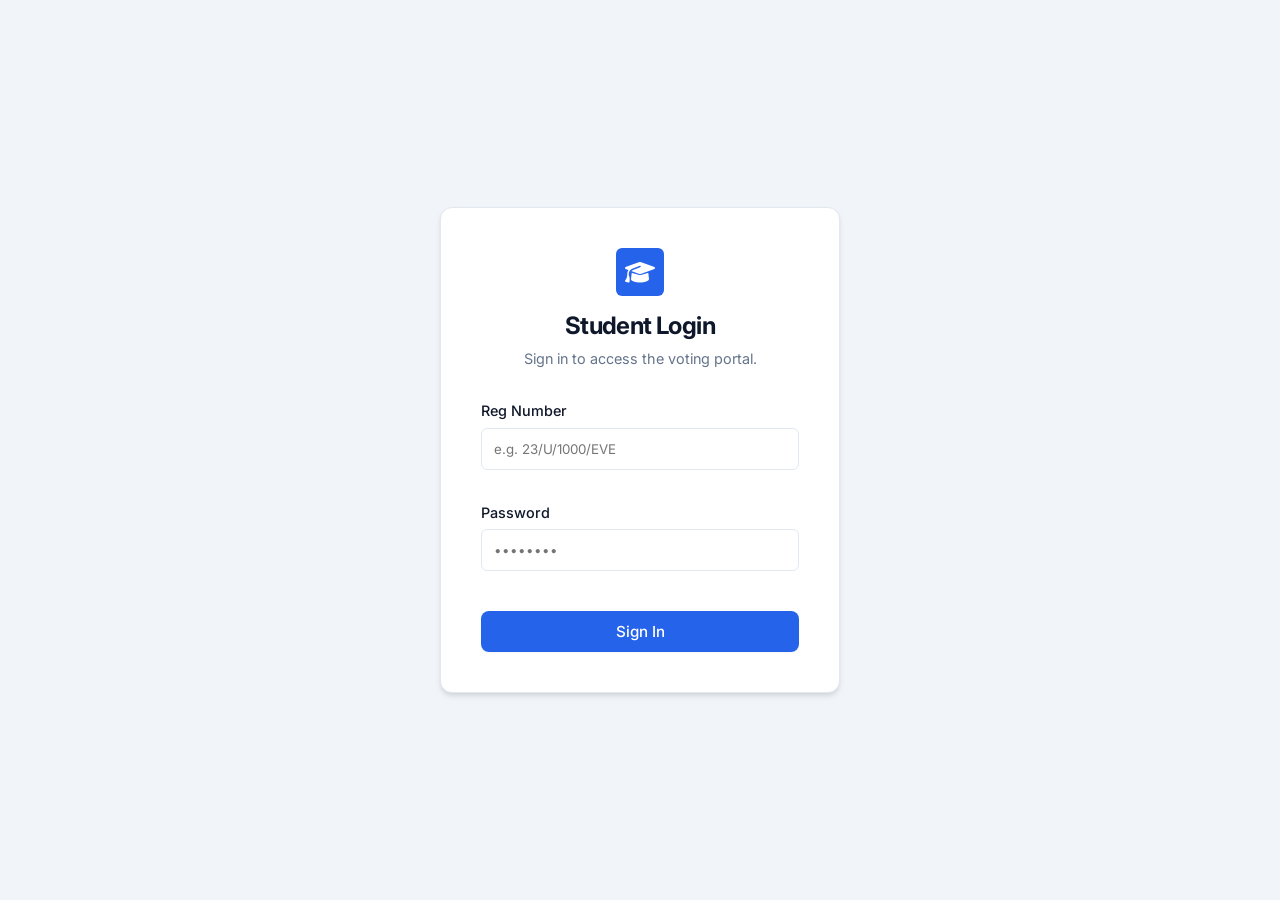
<file: dashboard.html>
<!DOCTYPE html>
<html lang="en">
<!-- comment -->
<head>
    <meta charset="UTF-8">
    <meta name="viewport" content="width=device-width, initial-scale=1.0">
    <title>My History - Kabaale University</title>
    <link rel="stylesheet" href="css/style.css">
    <link rel="stylesheet" href="https://cdnjs.cloudflare.com/ajax/libs/font-awesome/6.4.0/css/all.min.css">
</head>

<body>
    <nav class="navbar">
        <div class="app-container">
            <div class="logo-container">
                <a href="index.html" style="display:flex; align-items:center; gap:12px;">
                    <div class="logo-icon"><i class="fa-solid fa-graduation-cap"></i></div>
                    <div class="logo-text">
                        <h1>Kabaale University</h1>
                    </div>
                </a>
            </div>
            <div style="display:flex; gap:12px;">
                <a href="index.html" class="btn btn-outline" style="font-size:0.9rem;">Home</a>
                <a href="profile.html" class="btn btn-outline" style="font-size:0.9rem;">Profile</a>
                <button onclick="logout()" class="btn btn-outline"
                    style="font-size:0.9rem; color:#EF4444; border-color:#EF4444;">Sign Out</button>
            </div>
        </div>
    </nav>

    <div class="app-container" style="padding-top:40px; padding-bottom: 60px;">
        <div style="display:flex; justify-content:space-between; align-items:center; margin-bottom:30px;">
            <div>
                <a href="index.html" style="color:var(--text-muted); font-size:0.9rem;"><i
                        class="fa-solid fa-arrow-left"></i> Back home</a>
                <h2 style="margin-top:8px;">My Voting History</h2>
            </div>
            <div style="text-align:right;">
                <select id="position-filter" class="form-select">
                    <option value="all">All Positions</option>
                </select>
            </div>
        </div>

        <div id="history-container" class="candidates-grid"
            style="grid-template-columns: repeat(auto-fill, minmax(300px, 1fr));">
            <!-- JS -->
        </div>
    </div>

    <script src="js/db_config.js"></script>
    <script src="js/users_list.js"></script>
    <script src="js/mock_db.js"></script>
    <script>
        document.addEventListener('DOMContentLoaded', () => {
            const userStr = sessionStorage.getItem('currentUser');
            if (!userStr) { window.location.href = 'signin.html'; return; }
            const user = JSON.parse(userStr);

            if (window.MockDB) {
                const sel = document.getElementById('position-filter');
                window.MockDB.positions.forEach(p => {
                    const opt = document.createElement('option');
                    opt.value = p.id; opt.innerText = p.title; sel.appendChild(opt);
                });
                render(user, 'all');
                sel.addEventListener('change', e => render(user, e.target.value));
            }
        });

        function render(user, filter) {
            const cont = document.getElementById('history-container');
            cont.innerHTML = '';
            const list = filter === 'all' ? window.MockDB.positions : window.MockDB.positions.filter(p => p.id === filter);

            list.forEach(pos => {
                const vote = user.voteHistory[pos.id];
                const card = document.createElement('div');
                card.className = 'card';
                card.style.padding = '20px';
                card.style.display = 'flex';
                card.style.alignItems = 'center';
                card.style.gap = '16px';

                if (vote) {
                    card.innerHTML = `
                        <img src="${vote.candidatePhoto}" style="width:50px; height:50px; border-radius:50%; object-fit:cover;">
                        <div>
                            <div style="font-size:0.75rem; text-transform:uppercase; color:var(--text-muted); font-weight:600;">${pos.title}</div>
                            <div style="font-weight:600; color:var(--text-main);">${vote.candidateName}</div>
                            <div style="font-size:0.8rem; color:var(--text-light);">${new Date(vote.timestamp).toLocaleDateString()}</div>
                        </div>
                        <div style="margin-left:auto; color:var(--success);"><i class="fa-solid fa-check-circle"></i></div>
                    `;
                } else if (filter !== 'all') {
                    card.innerHTML = `
                        <div style="width:50px; height:50px; background:#F1F5F9; border-radius:50%; display:flex; align-items:center; justify-content:center; color:var(--text-light);"><i class="fa-solid fa-ban"></i></div>
                        <div>
                            <div style="font-size:0.75rem; text-transform:uppercase; color:var(--text-muted); font-weight:600;">${pos.title}</div>
                            <div style="font-weight:600;">Did not vote</div>
                        </div>
                    `;
                }
                if (vote || filter !== 'all') cont.appendChild(card);
            });
        }
        function logout() { sessionStorage.removeItem('currentUser'); window.location.href = 'index.html'; }
    </script>
</body>

</html>
</file>
<file: css/style.css>
/* --- MODERN CLEAN DESIGN SYSTEM --- */
@import url('https://fonts.googleapis.com/css2?family=Inter:wght@400;500;600;700&display=swap');

:root {
    /* Professional Palette */
    --primary: #2563EB;
    /* Royal Blue */
    --primary-hover: #1D4ED8;
    --secondary: #F59E0B;
    /* Amber */
    --danger: #EF4444;
    /* Red */
    --success: #10B981;
    /* Emerald */

    --bg-body: #F1F5F9;
    /* Slate 100 */
    --bg-surface: #FFFFFF;

    --text-main: #0F172A;
    /* Slate 900 */
    --text-muted: #64748B;
    /* Slate 500 */
    --text-light: #94A3B8;
    /* Slate 400 */

    --border: #E2E8F0;
    /* Slate 200 */

    --shadow-sm: 0 1px 2px 0 rgba(0, 0, 0, 0.05);
    --shadow-md: 0 4px 6px -1px rgba(0, 0, 0, 0.1), 0 2px 4px -1px rgba(0, 0, 0, 0.06);
    --shadow-lg: 0 10px 15px -3px rgba(0, 0, 0, 0.1), 0 4px 6px -2px rgba(0, 0, 0, 0.05);

    --radius: 8px;
    --font-sans: 'Inter', system-ui, -apple-system, sans-serif;
}

/* Reset & Base */
* {
    box-sizing: border-box;
    margin: 0;
    padding: 0;
}

body {
    font-family: var(--font-sans);
    background-color: var(--bg-body);
    color: var(--text-main);
    line-height: 1.5;
    -webkit-font-smoothing: antialiased;
}

a {
    text-decoration: none;
    color: inherit;
}

button {
    font-family: inherit;
    cursor: pointer;
}

.app-container {
    max-width: 1200px;
    margin: 0 auto;
    padding: 0 20px;
}

/* Typography */
h1,
h2,
h3,
h4,
h5,
h6 {
    font-weight: 700;
    line-height: 1.2;
    letter-spacing: -0.025em;
    color: var(--text-main);
}

/* Components */
.btn {
    display: inline-flex;
    align-items: center;
    justify-content: center;
    padding: 10px 20px;
    font-weight: 500;
    font-size: 0.95rem;
    border-radius: var(--radius);
    transition: all 0.2s;
    border: 1px solid transparent;
}

.btn-primary {
    background-color: var(--primary);
    color: white;
    box-shadow: var(--shadow-sm);
}

.btn-primary:hover {
    background-color: var(--primary-hover);
    transform: translateY(-1px);
}

.btn-outline {
    background-color: white;
    border-color: var(--border);
    color: var(--text-main);
}

.btn-outline:hover {
    background-color: #F8FAFC;
    border-color: #CBD5E1;
}

.card {
    background: var(--bg-surface);
    border: 1px solid var(--border);
    border-radius: var(--radius);
    box-shadow: var(--shadow-sm);
    overflow: hidden;
}

/* Navbar */
.navbar {
    background: var(--bg-surface);
    border-bottom: 1px solid var(--border);
    position: sticky;
    top: 0;
    z-index: 50;
}

.navbar .app-container {
    height: 70px;
    display: flex;
    justify-content: space-between;
    align-items: center;
}

.logo-container {
    display: flex;
    align-items: center;
    gap: 12px;
}

.logo-icon {
    width: 36px;
    height: 36px;
    background: var(--primary);
    color: white;
    border-radius: 6px;
    display: flex;
    align-items: center;
    justify-content: center;
    font-size: 1.2rem;
}

.logo-text h1 {
    font-size: 1.15rem;
}

.logo-text span {
    font-size: 0.8rem;
    color: var(--text-muted);
    font-weight: 500;
    display: block;
    margin-top: -2px;
}

.nav-user-area {
    display: flex;
    align-items: center;
    gap: 16px;
}

.user-pill {
    display: flex;
    align-items: center;
    gap: 8px;
    padding: 6px 12px;
    background: #EFF6FF;
    /* Blue 50 */
    border-radius: 20px;
    color: var(--primary);
    font-weight: 600;
    font-size: 0.9rem;
}

/* Hero Section */
.hero {
    padding: 80px 0;
    background: white;
    border-bottom: 1px solid var(--border);
}

.hero-grid {
    display: grid;
    grid-template-columns: 1fr 1fr;
    gap: 60px;
    align-items: center;
}

.hero-text h1 {
    font-size: 3.5rem;
    margin-bottom: 20px;
    color: #1E293B;
}

.hero-text p {
    font-size: 1.2rem;
    color: var(--text-muted);
    margin-bottom: 32px;
    max-width: 540px;
}

.stat-card {
    padding: 32px;
    text-align: center;
    border: 1px solid var(--border);
    border-radius: 12px;
    background: #F8FAFC;
}

.stat-val {
    font-size: 3rem;
    font-weight: 800;
    color: var(--primary);
    line-height: 1;
    margin-bottom: 8px;
}

.stat-lbl {
    font-size: 1rem;
    color: var(--text-muted);
    font-weight: 500;
    text-transform: uppercase;
    letter-spacing: 0.05em;
}

/* Voting Arena */
.section-header {
    text-align: center;
    margin: 60px 0 40px;
}

.section-header h3 {
    font-size: 2rem;
    margin-bottom: 12px;
}

.section-header p {
    color: var(--text-muted);
}

.candidates-grid {
    display: grid;
    grid-template-columns: repeat(auto-fit, minmax(340px, 1fr));
    gap: 30px;
    padding-bottom: 60px;
}

.candidate-card {
    transition: transform 0.2s, box-shadow 0.2s;
    display: flex;
    flex-direction: column;
}

.candidate-card:hover {
    transform: translateY(-4px);
    box-shadow: var(--shadow-lg);
}

.card-header-img {
    height: 140px;
    background-color: #1e293b;
    position: relative;
}

.avatar-wrapper {
    width: 100px;
    height: 100px;
    background: white;
    padding: 4px;
    border-radius: 50%;
    position: absolute;
    bottom: -50px;
    left: 24px;
    box-shadow: var(--shadow-sm);
}

.avatar-wrapper img {
    width: 100%;
    height: 100%;
    border-radius: 50%;
    object-fit: cover;
    background: #f1f5f9;
}

.card-body {
    padding: 60px 24px 24px;
    /* Top padding clears avatar */
    flex: 1;
    display: flex;
    flex-direction: column;
}

.c-name {
    font-size: 1.25rem;
    font-weight: 700;
    color: var(--text-main);
}

.c-badge {
    display: inline-block;
    font-size: 0.75rem;
    font-weight: 600;
    text-transform: uppercase;
    color: var(--primary);
    background: #EFF6FF;
    padding: 2px 8px;
    border-radius: 4px;
    margin-top: 4px;
}

.c-info {
    margin-top: 16px;
    color: var(--text-muted);
    font-size: 0.95rem;
    flex: 1;
}

.c-footer {
    margin-top: 24px;
    padding-top: 20px;
    border-top: 1px solid var(--border);
    display: flex;
    justify-content: space-between;
    align-items: center;
}

.vote-status-closed {
    width: 100%;
    text-align: center;
    padding: 10px;
    background: #F1F5F9;
    color: var(--text-muted);
    font-weight: 600;
    border-radius: 6px;
    font-size: 0.9rem;
}

.vote-count-badge {
    font-weight: 700;
    color: var(--text-main);
}

/* Dashboard & Analytics */
.analytics-section {
    background: white;
    padding: 60px 0;
    border-top: 1px solid var(--border);
}

.filter-bar {
    display: flex;
    justify-content: flex-end;
    margin-bottom: 24px;
}

.form-select {
    padding: 8px 12px;
    border: 1px solid var(--border);
    border-radius: 6px;
    font-family: inherit;
    color: var(--text-main);
    background-color: white;
    min-width: 200px;
}

.dash-grid {
    display: grid;
    grid-template-columns: repeat(12, 1fr);
    gap: 24px;
}

.dash-card {
    background: white;
    border: 1px solid var(--border);
    border-radius: var(--radius);
    padding: 20px;
    box-shadow: var(--shadow-sm);
    display: flex;
    flex-direction: column;
}

.dash-header {
    font-size: 0.9rem;
    font-weight: 600;
    color: var(--text-muted);
    margin-bottom: 16px;
    text-transform: uppercase;
    letter-spacing: 0.05em;
}

.span-4 {
    grid-column: span 4;
}

.span-8 {
    grid-column: span 8;
}

.span-12 {
    grid-column: span 12;
}

@media (max-width: 1024px) {

    .span-4,
    .span-8 {
        grid-column: span 6;
    }
}

@media (max-width: 768px) {
    .hero-grid {
        grid-template-columns: 1fr;
        text-align: center;
    }

    .hero-text p {
        margin: 0 auto 30px;
    }

    .span-4,
    .span-8,
    .span-12 {
        grid-column: span 12;
    }

    .dash-grid {
        gap: 16px;
    }
}

/* Footer */
footer {
    background: #1E293B;
    /* Slate 800 */
    color: #CBD5E1;
    /* Slate 300 */
    padding: 60px 0;
    margin-top: auto;
}

.footer-links a {
    margin-right: 20px;
    font-size: 0.9rem;
}

.footer-links a:hover {
    color: white;
}

/* Auth Pages */
.auth-wrapper {
    min-height: 100vh;
    display: flex;
    align-items: center;
    justify-content: center;
    background: #F1F5F9;
}

.auth-box {
    width: 100%;
    max-width: 400px;
    background: white;
    padding: 40px;
    border-radius: 12px;
    box-shadow: var(--shadow-md);
    border: 1px solid var(--border);
}

.auth-input {
    width: 100%;
    padding: 12px;
    margin-bottom: 16px;
    border: 1px solid var(--border);
    border-radius: 6px;
    font-family: inherit;
}

.auth-input:focus {
    outline: 2px solid var(--primary);
    border-color: transparent;
}

/* --- ADDITIONS FOR ADVANCED FEATURES --- */

/* News Ticker */
.news-ticker {
    background: #0f172a;
    color: white;
    overflow: hidden;
    white-space: nowrap;
    height: 36px;
    display: flex;
    align-items: center;
}

.ticker-content {
    display: inline-block;
    animation: marquee 30s linear infinite;
    padding-left: 100%;
}

.ticker-item {
    display: inline-block;
    margin-right: 50px;
    font-size: 0.85rem;
    font-weight: 500;
}

.ticker-item::before {
    content: "•";
    color: var(--secondary);
    margin-right: 10px;
}

@keyframes marquee {
    0% {
        transform: translateX(0);
    }

    100% {
        transform: translateX(-100%);
    }
}

/* Toolbar */
.controls-toolbar {
    display: flex;
    gap: 20px;
    background: white;
    padding: 20px;
    border: 1px solid var(--border);
    border-radius: var(--radius);
    max-width: 800px;
    margin: 30px auto 0;
    align-items: flex-end;
}

.control-group {
    text-align: left;
}

.control-group label {
    display: block;
    font-size: 0.8rem;
    font-weight: 600;
    color: var(--text-muted);
    margin-bottom: 6px;
}

.form-input {
    width: 100%;
    padding: 8px 12px;
    border: 1px solid var(--border);
    border-radius: 6px;
    font-family: inherit;
    font-size: 0.95rem;
}

/* Modal */
.modal-overlay {
    position: fixed;
    top: 0;
    left: 0;
    right: 0;
    bottom: 0;
    background: rgba(15, 23, 42, 0.6);
    backdrop-filter: blur(4px);
    z-index: 1000;
    display: flex;
    align-items: center;
    justify-content: center;
    opacity: 0;
    pointer-events: none;
    transition: opacity 0.2s;
}

.modal-overlay.active {
    opacity: 1;
    pointer-events: all;
}

.modal-card {
    background: white;
    width: 90%;
    max-width: 500px;
    border-radius: 16px;
    overflow: hidden;
    position: relative;
    box-shadow: var(--shadow-lg);
    transform: translateY(20px);
    transition: transform 0.3s;
}

.modal-overlay.active .modal-card {
    transform: translateY(0);
}

.modal-header-bg {
    height: 120px;
    background: var(--primary);
}

.modal-close {
    position: absolute;
    top: 16px;
    right: 16px;
    width: 32px;
    height: 32px;
    background: rgba(0, 0, 0, 0.2);
    color: white;
    border-radius: 50%;
    border: none;
    display: flex;
    align-items: center;
    justify-content: center;
    cursor: pointer;
    transition: background 0.2s;
    z-index: 2;
}

.modal-close:hover {
    background: rgba(0, 0, 0, 0.4);
}

.modal-content {
    padding: 0 30px 40px;
}

.modal-avatar-wrapper {
    width: 100px;
    height: 100px;
    background: white;
    padding: 4px;
    border-radius: 50%;
    margin: -50px auto 0;
    position: relative;
    box-shadow: var(--shadow-md);
}

.modal-avatar-wrapper img {
    width: 100%;
    height: 100%;
    border-radius: 50%;
    object-fit: cover;
}

.modal-badge {
    display: inline-block;
    background: #EFF6FF;
    color: var(--primary);
    font-size: 0.8rem;
    font-weight: 600;
    padding: 4px 12px;
    border-radius: 20px;
    margin: 8px 0 16px;
}

.modal-slogan {
    font-style: italic;
    color: var(--text-muted);
    font-size: 0.95rem;
}

.modal-details-grid {
    display: grid;
    grid-template-columns: 1fr 1fr 1fr;
    gap: 12px;
    margin: 30px 0;
    border-top: 1px solid var(--border);
    border-bottom: 1px solid var(--border);
    padding: 20px 0;
}

.detail-item {
    text-align: center;
}

.detail-item label {
    display: block;
    font-size: 0.75rem;
    color: var(--text-muted);
    text-transform: uppercase;
    letter-spacing: 0.05em;
    margin-bottom: 4px;
}

.detail-item span {
    font-weight: 600;
    color: var(--text-main);
    font-size: 0.95rem;
}

.modal-section h4 {
    font-size: 1rem;
    margin-bottom: 12px;
}

.modal-section ul {
    padding-left: 20px;
    color: var(--text-muted);
    font-size: 0.95rem;
}

.modal-section li {
    margin-bottom: 6px;
}
</file>
